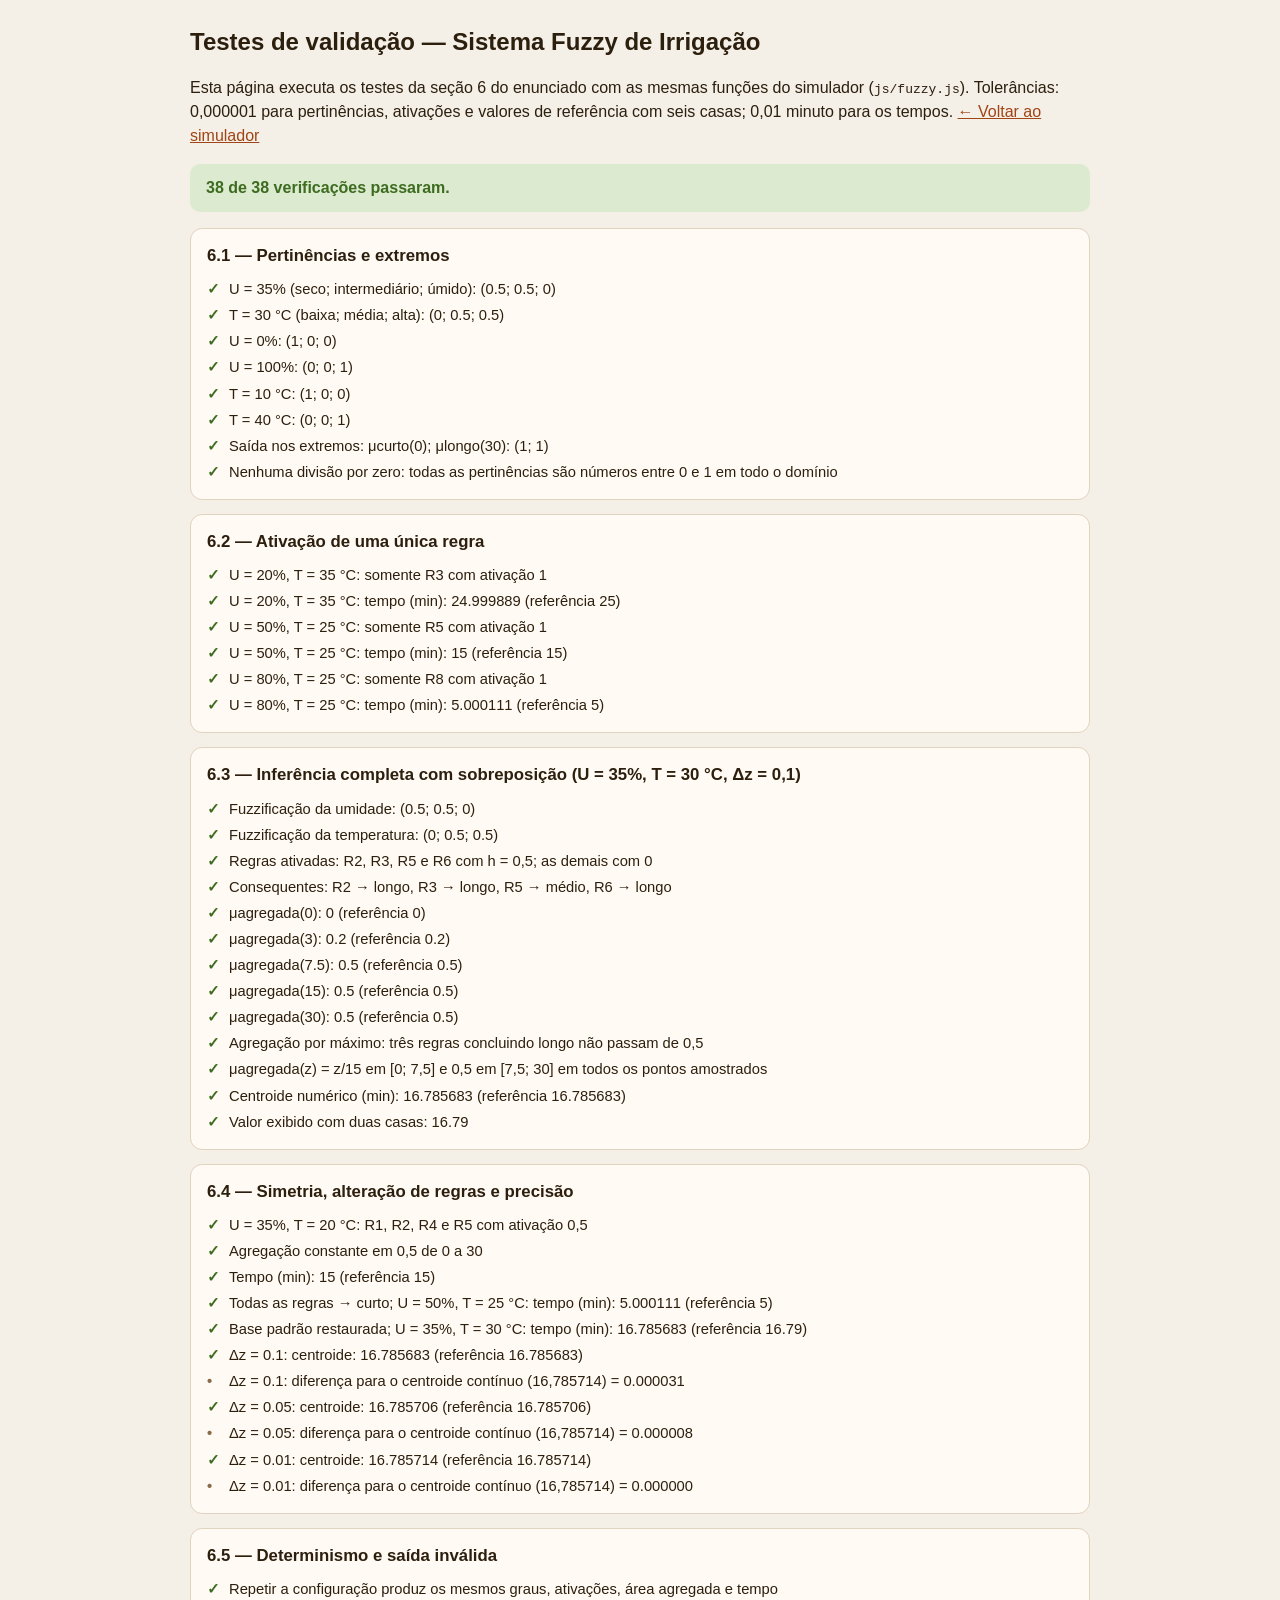
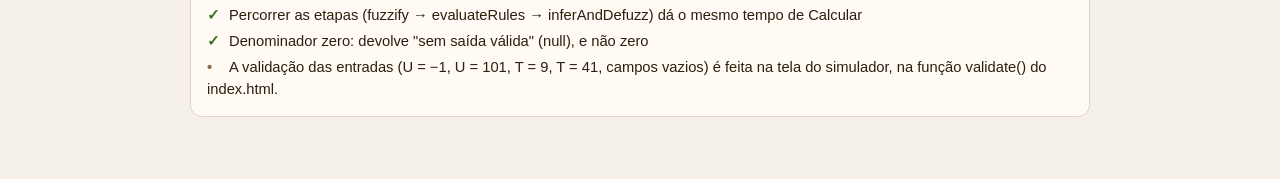
<file: testes.html>
<!DOCTYPE html>
<html lang="pt-BR">
<head>
<meta charset="UTF-8"/>
<meta name="viewport" content="width=device-width, initial-scale=1.0"/>
<title>Testes de validação — Sistema Fuzzy de Irrigação</title>
<style>
  body { font-family: "Segoe UI", Arial, sans-serif; margin: 0; padding: 24px 16px 48px; background: #f4efe7; color: #2c1f0e; line-height: 1.5; }
  main { max-width: 900px; margin: 0 auto; }
  h1 { margin: 0 0 4px; font-size: 1.5rem; }
  a { color: #a04515; }
  #resumo { margin: 16px 0; padding: 12px 16px; border-radius: 10px; font-weight: 700; background: #e8dfd2; }
  #resumo.ok { background: #dcebd0; color: #3d6b1f; }
  #resumo.falha { background: #f6d5cc; color: #a3202f; }
  section { margin-bottom: 14px; padding: 14px 16px; background: #fffaf3; border: 1px solid #e0d3c0; border-radius: 12px; }
  h2 { margin: 0 0 8px; font-size: 1.05rem; }
  ul { margin: 0; padding-left: 0; list-style: none; font-size: 0.92rem; }
  li { padding: 2px 0; overflow-wrap: anywhere; }
  li::before { display: inline-block; width: 22px; font-weight: 700; }
  li.ok::before { content: "✓"; color: #3d6b1f; }
  li.falha::before { content: "✗"; color: #a3202f; }
  li.info::before { content: "•"; color: #8a6a48; }
  li.falha { color: #a3202f; font-weight: 600; }
</style>
</head>
<body>
<main>
  <h1>Testes de validação — Sistema Fuzzy de Irrigação</h1>
  <p>
    Esta página executa os testes da seção 6 do enunciado com as mesmas funções do simulador
    (<code>js/fuzzy.js</code>). Tolerâncias: 0,000001 para pertinências, ativações e valores de
    referência com seis casas; 0,01 minuto para os tempos.
    <a href="index.html">← Voltar ao simulador</a>
  </p>
  <div id="resumo">Executando…</div>
  <div id="saida"></div>
</main>

<script src="js/fuzzy.js"></script>
<script>
(function () {
  let total = 0, falhas = 0, lista = null;
  const saida = document.getElementById('saida');

  function secao(titulo) {
    const s = document.createElement('section');
    s.innerHTML = '<h2>' + titulo + '</h2>';
    lista = document.createElement('ul');
    s.appendChild(lista);
    saida.appendChild(s);
  }
  function item(classe, mensagem) {
    const li = document.createElement('li');
    li.className = classe;
    li.textContent = mensagem;
    lista.appendChild(li);
  }
  const info = m => item('info', m);
  function verdadeiro(rotulo, cond) {
    total++;
    if (!cond) falhas++;
    item(cond ? 'ok' : 'falha', rotulo);
  }
  function perto(rotulo, obtido, esperado, tol) {
    total++;
    const ok = typeof obtido === 'number' && Math.abs(obtido - esperado) <= tol;
    if (!ok) falhas++;
    item(ok ? 'ok' : 'falha', ok ? `${rotulo}: ${Number(obtido.toFixed(6))} (referência ${esperado})` : `${rotulo}: obtido ${obtido}, esperado ${esperado}`);
  }
  function tupla(rotulo, obtido, esperado) {
    total++;
    const ok = obtido.length === esperado.length && obtido.every((v, i) => Math.abs(v - esperado[i]) <= 1e-6);
    if (!ok) falhas++;
    item(ok ? 'ok' : 'falha', ok ? `${rotulo}: (${obtido.join('; ')})` : `${rotulo}: obtido (${obtido.join('; ')}), esperado (${esperado.join('; ')})`);
  }

  const REGRAS = () => DEFAULT_RULES.map(r => [...r]);
  const umid = U => Object.values(fuzzify(U, 25).umidade);
  const temp = T => Object.values(fuzzify(50, T).temperatura);
  const ativas = r => r.activations.map((a, i) => (a.h > 0 ? `R${i + 1}=${a.h}` : null)).filter(Boolean).join(', ');

  // ================= 6.1 =================
  secao('6.1 — Pertinências e extremos');
  tupla('U = 35% (seco; intermediário; úmido)', umid(35), [0.5, 0.5, 0]);
  tupla('T = 30 °C (baixa; média; alta)', temp(30), [0, 0.5, 0.5]);
  tupla('U = 0%', umid(0), [1, 0, 0]);
  tupla('U = 100%', umid(100), [0, 0, 1]);
  tupla('T = 10 °C', temp(10), [1, 0, 0]);
  tupla('T = 40 °C', temp(40), [0, 0, 1]);
  tupla('Saída nos extremos: μcurto(0); μlongo(30)', [membership(0, ...SETS.saida.curto), membership(30, ...SETS.saida.longo)], [1, 1]);
  {
    let finitos = true;
    for (let x = 0; x <= 100; x += 0.5) for (const c of Object.values(SETS.umidade)) { const m = membership(x, ...c); if (!(m >= 0 && m <= 1)) finitos = false; }
    for (let x = 10; x <= 40; x += 0.25) for (const c of Object.values(SETS.temperatura)) { const m = membership(x, ...c); if (!(m >= 0 && m <= 1)) finitos = false; }
    for (let x = 0; x <= 30; x += 0.05) for (const c of Object.values(SETS.saida)) { const m = membership(x, ...c); if (!(m >= 0 && m <= 1)) finitos = false; }
    verdadeiro('Nenhuma divisão por zero: todas as pertinências são números entre 0 e 1 em todo o domínio', finitos);
  }

  // ================= 6.2 =================
  secao('6.2 — Ativação de uma única regra');
  for (const [U, T, regra, tempo] of [[20, 35, 'R3=1', 25], [50, 25, 'R5=1', 15], [80, 25, 'R8=1', 5]]) {
    const r = runInference(U, T, REGRAS(), 0.1);
    verdadeiro(`U = ${U}%, T = ${T} °C: somente ${regra.replace('=', ' com ativação ')}`, ativas(r) === regra);
    perto(`U = ${U}%, T = ${T} °C: tempo (min)`, r.zStar, tempo, 0.01);
  }

  // ================= 6.3 =================
  secao('6.3 — Inferência completa com sobreposição (U = 35%, T = 30 °C, Δz = 0,1)');
  {
    const r = runInference(35, 30, REGRAS(), 0.1);
    tupla('Fuzzificação da umidade', Object.values(r.fuzzyInputs.umidade), [0.5, 0.5, 0]);
    tupla('Fuzzificação da temperatura', Object.values(r.fuzzyInputs.temperatura), [0, 0.5, 0.5]);
    verdadeiro('Regras ativadas: R2, R3, R5 e R6 com h = 0,5; as demais com 0', ativas(r) === 'R2=0.5, R3=0.5, R5=0.5, R6=0.5');
    verdadeiro('Consequentes: R2 → longo, R3 → longo, R5 → médio, R6 → longo', [1, 2, 4, 5].map(i => r.activations[i].outSet).join() === 'longo,longo,medio,longo');
    for (const [z, mu] of [[0, 0], [3, 0.2], [7.5, 0.5], [15, 0.5], [30, 0.5]]) perto(`μagregada(${z})`, aggregatedAt(z, r.activations), mu, 1e-6);
    verdadeiro('Agregação por máximo: três regras concluindo longo não passam de 0,5', r.aggregatedPoints.every(p => p.mu <= 0.5 + 1e-12));
    verdadeiro('μagregada(z) = z/15 em [0; 7,5] e 0,5 em [7,5; 30] em todos os pontos amostrados', r.aggregatedPoints.every(p => Math.abs(p.mu - (p.z < 7.5 ? p.z / 15 : 0.5)) <= 1e-9));
    perto('Centroide numérico (min)', r.zStar, 16.785683, 1e-6);
    verdadeiro('Valor exibido com duas casas: 16.79', r.zStar.toFixed(2) === '16.79');
  }

  // ================= 6.4 =================
  secao('6.4 — Simetria, alteração de regras e precisão');
  {
    const r = runInference(35, 20, REGRAS(), 0.1);
    verdadeiro('U = 35%, T = 20 °C: R1, R2, R4 e R5 com ativação 0,5', ativas(r) === 'R1=0.5, R2=0.5, R4=0.5, R5=0.5');
    verdadeiro('Agregação constante em 0,5 de 0 a 30', r.aggregatedPoints.every(p => Math.abs(p.mu - 0.5) <= 1e-12));
    perto('Tempo (min)', r.zStar, 15, 0.01);

    const todasCurto = REGRAS().map(regra => [regra[0], regra[1], 'curto']);
    perto('Todas as regras → curto; U = 50%, T = 25 °C: tempo (min)', runInference(50, 25, todasCurto, 0.1).zStar, 5, 0.01);
    perto('Base padrão restaurada; U = 35%, T = 30 °C: tempo (min)', runInference(35, 30, REGRAS(), 0.1).zStar, 16.79, 0.01);

    for (const [dz, ref] of [[0.1, 16.785683], [0.05, 16.785706], [0.01, 16.785714]]) {
      const z = runInference(35, 30, REGRAS(), dz).zStar;
      perto(`Δz = ${dz}: centroide`, z, ref, 1e-6);
      info(`Δz = ${dz}: diferença para o centroide contínuo (16,785714) = ${Math.abs(z - 16.785714).toFixed(6)}`);
    }
  }

  // ================= 6.5 =================
  secao('6.5 — Determinismo e saída inválida');
  {
    const a = runInference(35, 30, REGRAS(), 0.1);
    const b = runInference(35, 30, REGRAS(), 0.1);
    verdadeiro('Repetir a configuração produz os mesmos graus, ativações, área agregada e tempo', JSON.stringify(a) === JSON.stringify(b));
    // "Avançar etapa" usa as mesmas funções, uma por vez
    const fi = fuzzify(35, 30);
    const at = evaluateRules(fi, REGRAS());
    const passo = inferAndDefuzz(at, 0.1);
    verdadeiro('Percorrer as etapas (fuzzify → evaluateRules → inferAndDefuzz) dá o mesmo tempo de Calcular', passo.zStar === a.zStar);
    const semAtivacao = REGRAS().map(regra => ({ outSet: regra[2], h: 0 }));
    verdadeiro('Denominador zero: devolve "sem saída válida" (null), e não zero', inferAndDefuzz(semAtivacao, 0.1).zStar === null);
    info('A validação das entradas (U = −1, U = 101, T = 9, T = 41, campos vazios) é feita na tela do simulador, na função validate() do index.html.');
  }

  const resumo = document.getElementById('resumo');
  resumo.textContent = falhas === 0 ? `${total} de ${total} verificações passaram.` : `${falhas} de ${total} verificações falharam.`;
  resumo.className = falhas === 0 ? 'ok' : 'falha';
  window.resultadoDosTestes = { total, falhas };
})();
</script>
</body>
</html>
</file>
